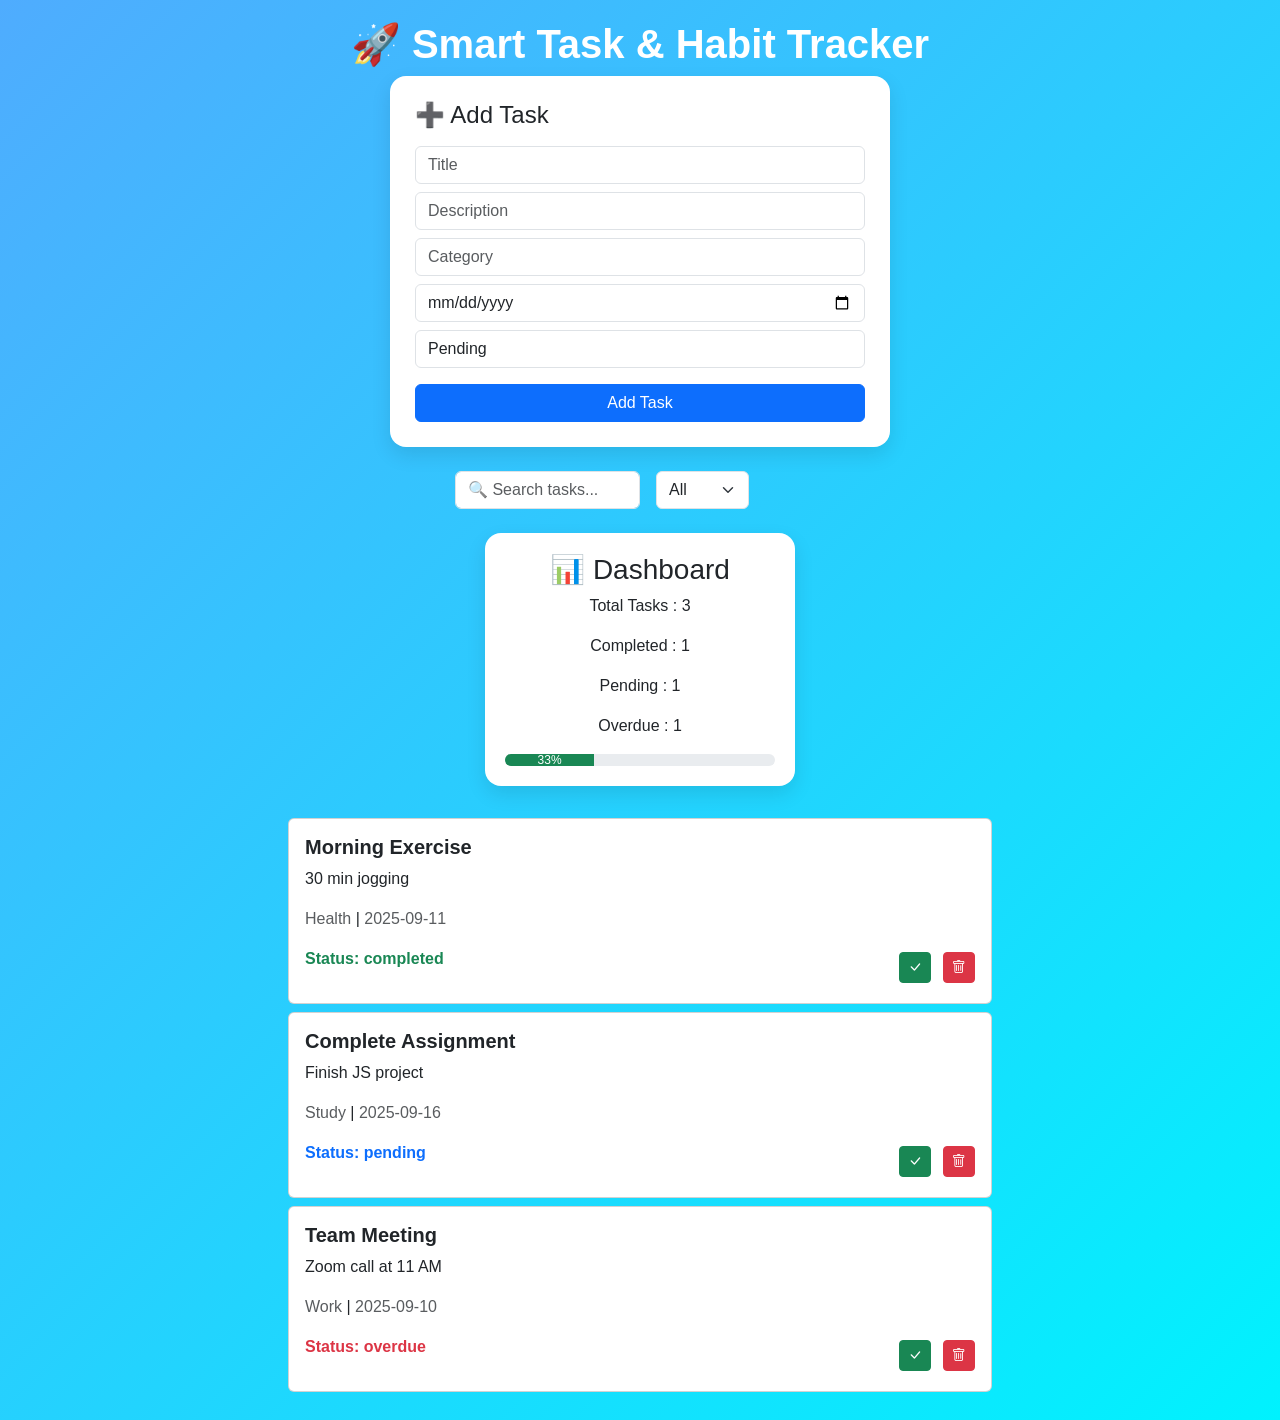
<file: Habit_Tracker.html>
<!DOCTYPE html>
<html lang="en">

<head>
    <meta charset="UTF-8">
    <meta name="viewport" content="width=device-width, initial-scale=1.0">
    <title>Smart Task & Habit Tracker</title>
    <link href="https://cdn.jsdelivr.net/npm/bootstrap@5.3.8/dist/css/bootstrap.min.css" rel="stylesheet">
    <link rel="stylesheet" href="https://cdn.jsdelivr.net/npm/bootstrap-icons@1.13.1/font/bootstrap-icons.min.css">
    <style>
        body {
            width: 100%;
            min-height: 100vh;
            background: linear-gradient(135deg, #4facfe, #00f2fe);
            display: flex;
            flex-direction: column;
            align-items: center;
            padding: 20px;
            font-family: "Poppins", sans-serif;
        }

        h1 {
            font-weight: 700;
            color: #fff;
        }

        form {
            background: #ffffff;
            border-radius: 16px;
            box-shadow: 0 8px 20px rgba(0, 0, 0, 0.1);
            padding: 25px;
            width: 500px;
            max-width: 90%;
        }

        #taskContainer {
            width: 720px;
        }

        .task-card {
            transition: transform 0.2s ease-in-out;
        }

        .task-card:hover {
            transform: translateY(-4px);
        }

        .dashboard {
            background: #ffffff;
            border-radius: 16px;
            box-shadow: 0 8px 20px rgba(0, 0, 0, 0.1);
            padding: 20px;
        }

        .progress {
            height: 12px;
            border-radius: 8px;
            overflow: hidden;
        }
    </style>
</head>

<body>
    <h1>🚀 Smart Task & Habit Tracker</h1>

    <!-- Task Input Form -->
    <form>
        <h4 class="mb-3">➕ Add Task</h4>
        <input type="text" class="form-control mb-2" placeholder="Title" id="taskTitle" />
        <input type="text" class="form-control mb-2" placeholder="Description" id="taskDesc" />
        <input type="text" class="form-control mb-2" placeholder="Category" id="taskCategory" />
        <input type="date" class="form-control mb-2" id="taskDate" />
        <select class="form-control mb-3" id="taskState">
            <option value="pending">Pending</option>
            <option value="completed">Completed</option>
            <option value="overdue">Overdue</option>
        </select>
        <button type="button" class="btn btn-primary w-100" onclick="createTask(event)">Add Task</button>
    </form>

    <!-- Search & Filter -->
    <div class="mt-4 d-flex gap-3">
        <input class="form-control w-50" id="searchBar" placeholder="🔍 Search tasks..." onkeyup="searchTasks()">
        <select id="statusFilter" class="form-select w-25" onchange="filterTasks()">
            <option value="all">All</option>
            <option value="completed">Completed</option>
            <option value="pending">Pending</option>
            <option value="overdue">Overdue</option>
        </select>
    </div>

    <!-- Dashboard -->
    <div class="dashboard mt-4 text-center w-25">
        <h3>📊 Dashboard</h3>
        <p id="totalTasks">Total Tasks : 0</p>
        <p id="doneTasks">Completed : 0</p>
        <p id="waitingTasks">Pending : 0</p>
        <p id="lateTasks">Overdue : 0</p>
        <div class="progress mt-2">
            <div class="progress-bar bg-success" id="progressBar" style="width:0%">0%</div>
        </div>
    </div>

    <!-- Task List -->
    <div id="taskContainer" class="mt-4"></div>

    <script src="./Habit_Tracker.js"></script>
</body>

</html>
</file>
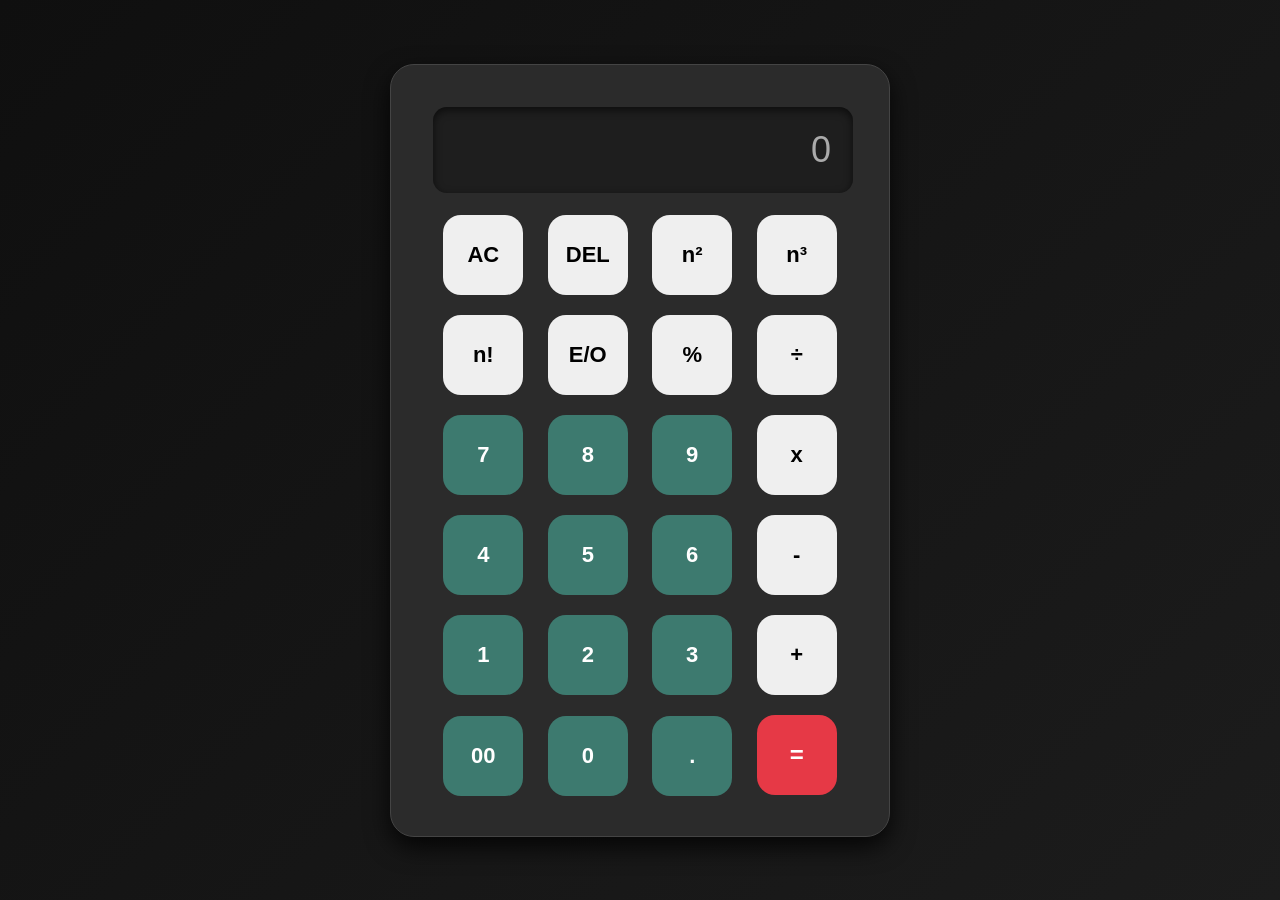
<file: Smart_cal.html>
<!DOCTYPE html>
<html lang="en">
<head>
    <meta charset="UTF-8">
    <meta name="viewport" content="width=device-width, initial-scale=1.0">
    <title>Smart Calculator</title>
    <link rel="stylesheet" href="./Smart_cal.css">
</head>
<body>
    <div class="container">
        <input type="text" placeholder="0" id="display">
        
        <div class="row">
            <button class="operator" onclick="toClear()">AC</button>
            <button class="operator" onclick="toDel()">DEL</button>
            <button class="square" onclick="square()">n²</button>
            <button class="cube" onclick="cube()">n³</button>
        </div>

        <div class="row">
            <button class="factorial" onclick="factorial()">n!</button>
            <button class="evenodd" onclick="evenOdd()">E/O</button>
            <button class="operator" onclick="toDisplay('%')">%</button>
            <button class="operator" onclick="toDisplay('/')">÷</button>
        </div>

        <div class="row">
            <button class="number" onclick="toDisplay('7')">7</button>
            <button class="number" onclick="toDisplay('8')">8</button>
            <button class="number" onclick="toDisplay('9')">9</button>
            <button class="operator" onclick="toDisplay('*')">x</button>
        </div>

        <div class="row">
            <button class="number" onclick="toDisplay('4')">4</button>
            <button class="number" onclick="toDisplay('5')">5</button>
            <button class="number" onclick="toDisplay('6')">6</button>
            <button class="operator" onclick="toDisplay('-')">-</button>
        </div>

        <div class="row">
            <button class="number" onclick="toDisplay('1')">1</button>
            <button class="number" onclick="toDisplay('2')">2</button>
            <button class="number" onclick="toDisplay('3')">3</button>
            <button class="operator" onclick="toDisplay('+')">+</button>
        </div>

        <div class="row">
            <button class="number" onclick="toDisplay('00')">00</button>
            <button class="number" onclick="toDisplay('0')">0</button>
            <button class="number" onclick="toDisplay('.')">.</button>
            <button class="equalTo" onclick="calc()">=</button>
        </div>
    </div>

    <script src="./Smart_cal.js"></script>
</body>
</html>
</file>
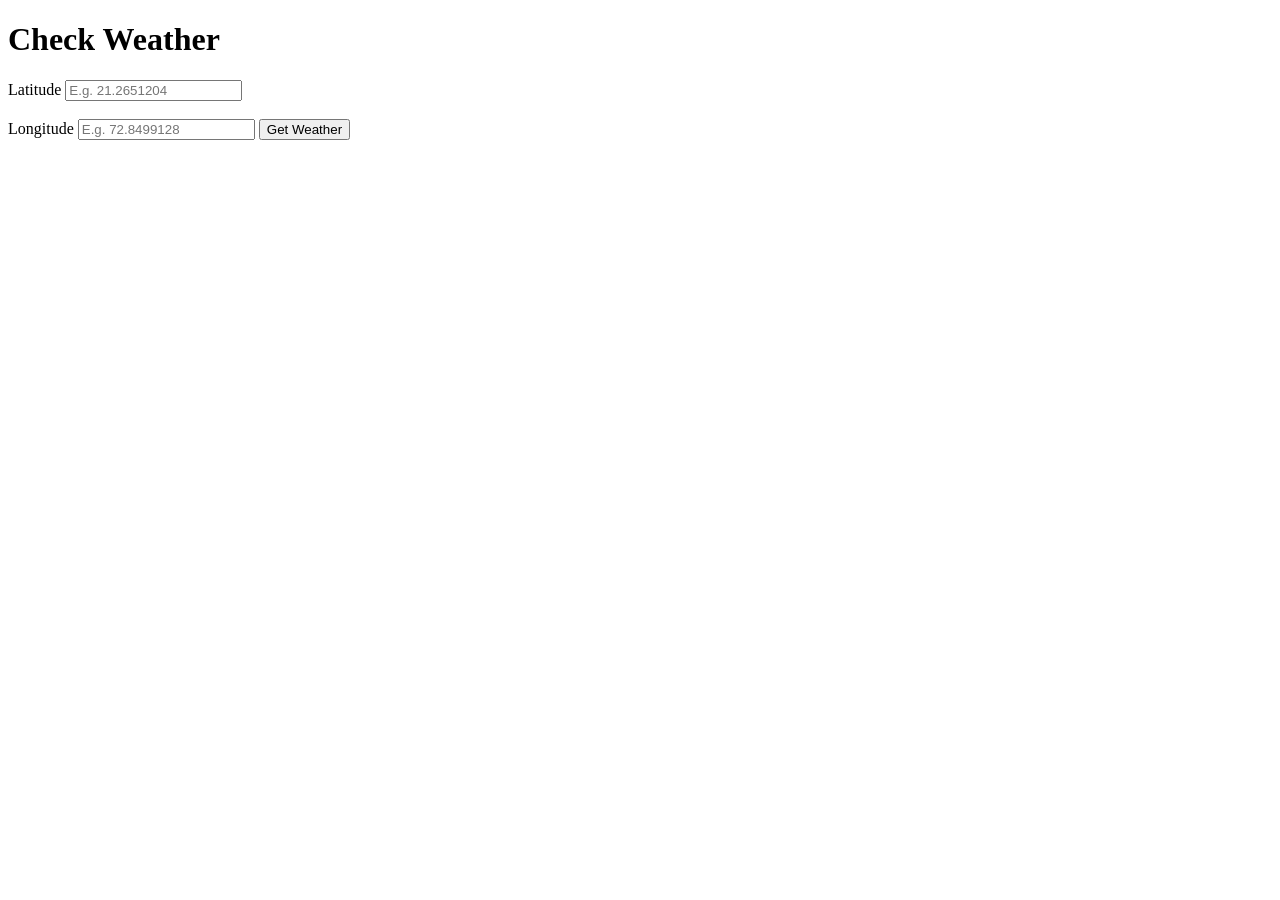
<file: Weather_API.html>
<!DOCTYPE html>
<html lang="en">
<head>
    <meta charset="UTF-8">
    <meta name="viewport" content="width=device-width, initial-scale=1.0">
    <title>Weather API</title>
</head>
<body>
    <h1>Check Weather</h1>
    <label for="">Latitude</label>
    <input type="text" id="lat" placeholder="E.g. 21.2651204">
    <br>
    <br>
    <label for="">Longitude</label>
    <input type="text" id="lon" placeholder="E.g. 72.8499128">
    <button id="weatherBtn">Get Weather</button>
    <p id="weatherResult"></p>
    <script>
        document.getElementById("weatherBtn").addEventListener("click", (e) => {
            e.preventDefault();
            const lat = document.getElementById("lat").value.trim();
            const lon = document.getElementById("lon").value.trim();
            if(!lat || !lon){
                alert("Please filled up the latitude and longitude!!!");
                return;
            }
            getWeather(lat,lon);
        });
        async function getWeather(lat, lon){
            const apiKey = "57edeb829d524a87fa7c61e8c56dcafb";
            const url = `https://api.openweathermap.org/data/2.5/weather?lat=${lat}&lon=${lon}&appid=${apiKey}`;
            try {
                const res = await fetch(url);
                const data =  await res.json();
                console.log(data);
                document.getElementById("weatherResult").innerHTML = `
                    <h2>Weather Report for : ${data.name}</h2>
                    <p>Country : ${data.sys.country}</p>
                    <p>Humidity : ${data.main.humidity}%</p>
                    <p>Temparture : ${data.main.temp}°C</p>
                    <p>Description : ${data.weather[0].description}</p>
                    <p>Speed : ${data.wind.speed} m/s</p>
                `;
            } catch (err) {
                console.error("Error in Fetching data from API", err);
            }
        }
    </script>
</body>
</html>
</file>
<file: Smart_cal.css>
* {
    box-sizing: border-box;
    margin: 0;
    padding: 0;
}

body {
    width: 100%;
    height: 100vh;
    display: flex;
    justify-content: center;
    align-items: center;
    background: linear-gradient(135deg, #0f0f0f, #1c1c1c);
    font-family: "Poppins", sans-serif;
}

.container {
    border: 1px solid #444;
    padding: 30px;
    border-radius: 24px;
    box-shadow: 0px 10px 25px rgba(0, 0, 0, 0.8);
    background: #2b2b2b;
    color: white;
    text-align: center;
    width: 500px;      
    height: auto;
}

h2, h3 {
    margin-bottom: 15px;
    color: #FFD97D;
    font-weight: 600;
}

input {
    width: 420px;
    border: none;
    background: #1e1e1e;
    padding: 22px;
    margin: 12px;
    box-shadow: inset 0px 3px 8px rgba(0, 0, 0, 0.6);
    font-size: 36px;
    text-align: right;
    color: #fff;
    border-radius: 14px;
}

input::placeholder {
    color: #aaa;
}

button {
    border: none;
    width: 80px;
    height: 80px;
    margin: 10px;
    border-radius: 18px;
    font-size: 22px;
    cursor: pointer;
    transition: all 0.25s ease-in-out;
    font-weight: 600;
}

.row1 button { background: #4a6fa5; color: #fff; }
.row2 button { background: #5fa27c; color: #fff; }
.row3 button { background: #c49d3d; color: #fff; }
.row4 button { background: #c94f62; color: #fff; }
.row5 button { background: #8c4c74; color: #fff; }

button.number {
    background: #3d7a6f !important;
    color: #fff !important;
}

button.equalTo {
    background: #e63946 !important;
    color: #fff;
    font-size: 24px;
}

button:hover {
    transform: scale(1.08);
    filter: brightness(1.15);
    box-shadow: 0px 0px 12px rgba(255, 255, 255, 0.2);
}
</file>
